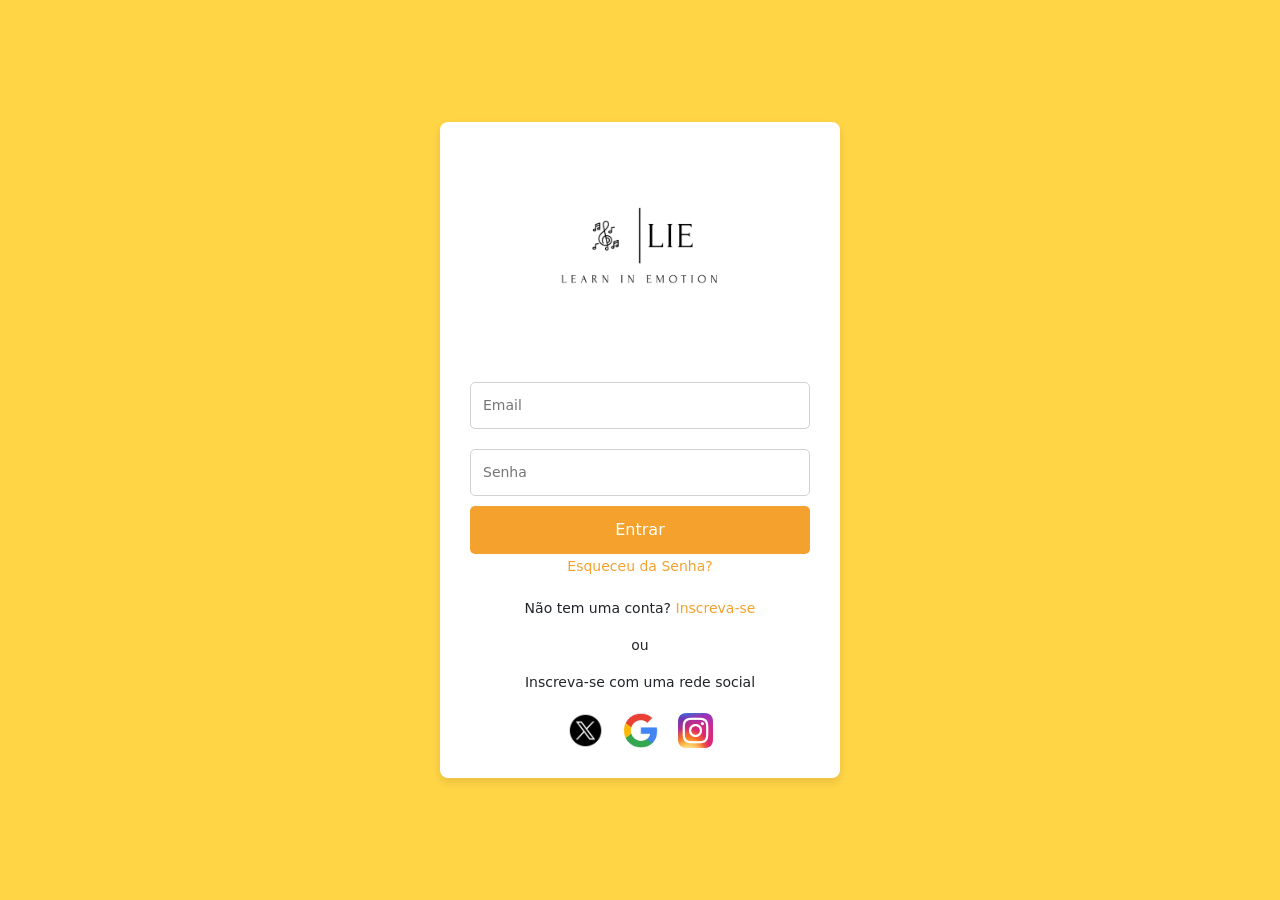
<file: index.html>
<!DOCTYPE html>
<html lang="pt-br">
<head>
    <meta charset="UTF-8">
    <meta name="viewport" content="width=device-width, initial-scale=1.0">
    <title>Login - Learn In Emotion</title>
    <link rel="stylesheet" href="CSS/login.css">
  <link href="https://cdn.jsdelivr.net/npm/bootstrap@5.3.2/dist/css/bootstrap.min.css" rel="stylesheet">
  <style>
  .login-card {
    max-width: 400px;
    margin: 50px auto;
    text-align: center;
}
.form-control, .btn {
    border-radius: 20px;
}

    .btn-custom {
      background-color: #b14b5d;
      color: white;
    }

    .btn-custom:hover {
      background-color: #99384a;
    }

    .modal-content {
      background-color: #b14b5d;
      color: white;
      border-radius: 15px;
    }

    .modal-content input {
      border-radius: 10px;
    }

    .social-icons img {
      width: 40px;
      margin: 0 10px;
      cursor: pointer;
    }
  </style>
</head>

<body>
    <div class="login-container">
        <!-- Logo -->
        <div class="logo">
            <img src="Imagens/Logo.png" alt="Logo LIE">
        </div>

        <!-- Formulário de login -->
        <form action="home.html" method="POST">
            <input type="email" name="username" placeholder="Email" class="input-field" required><br>
            <input type="password" name="password" placeholder="Senha" class="input-field" required><br>
            <button type="submit" class="login-btn">Entrar</button>
        </form>

        <!-- Link para recuperação de senha -->
        <div>
            <a href="#" class="forgot-password">Esqueceu da Senha?</a>
        </div>

        <!-- Texto de cadastro -->
        <div class="signup-text">
    <p>Não tem uma conta? 
    <a href="#" data-bs-toggle="modal" data-bs-target="#cadastroModal">Inscreva-se</a>
    </p>
            <p>ou</p>
            <p>Inscreva-se com uma rede social</p>
        </div>

        <!-- Botões de redes sociais -->
        <div class="social-buttons">
            <a href="#"><img src="Imagens/Twitter.png" alt="Twitter"></a>
            <a href="#"><img src="Imagens/Google.png" alt="Google"></a>
            <a href="#"><img src="Imagens/Instagram.png" alt="Instagram"></a>
        </div>
    </div>
         <!-- Modal de Cadastro -->
  <div class="modal fade" id="cadastroModal" tabindex="-1" aria-labelledby="cadastroModalLabel" aria-hidden="true">
    <div class="modal-dialog modal-dialog-centered">
      <div class="modal-content p-4">
        <h5 class="text-center mb-3">Criar Conta</h5>
        <form action="processar_cadastro.php" method="POST">
          <input type="text" id="nome" name="usuario_nome" class="form-control mb-2" placeholder="Nome Completo" required>
          <input type="email" id="email" name="usuario_email" class="form-control mb-2" placeholder="E-mail" required>
          <div class="row">
            <div class="col">
              <input type="password" id="senha" name="usuario_senha" class="form-control mb-2" placeholder="Senha" required>
            </div>
          </div>
          <div class="row mb-2">
            <div class="col">
              <input type="date" id="data_nasc" name="data_nasc" class="form-control" placeholder="Data de Nascimento">
            </div>
          </div>
          <div class="form-check text-start mb-3">
            <input class="form-check-input" type="checkbox" id="termos" required>
            <label class="form-check-label" for="termos">
              Li e aceito os termos de uso do Learn In Emotion
            </label>
          </div>
          <button type="submit" class="btn btn-light w-100 mb-2" href="#">Enviar Cadastro</button>
          <p class="text-center">
            <a href="#" class="text-white" data-bs-dismiss="modal">Ou Acesse Sua Conta</a>
          </p>
        </form>
      </div>
    </div>
  </div>
</body>
  <script src="https://cdn.jsdelivr.net/npm/bootstrap@5.3.2/dist/js/bootstrap.bundle.min.js"></script>
</html>
</file>
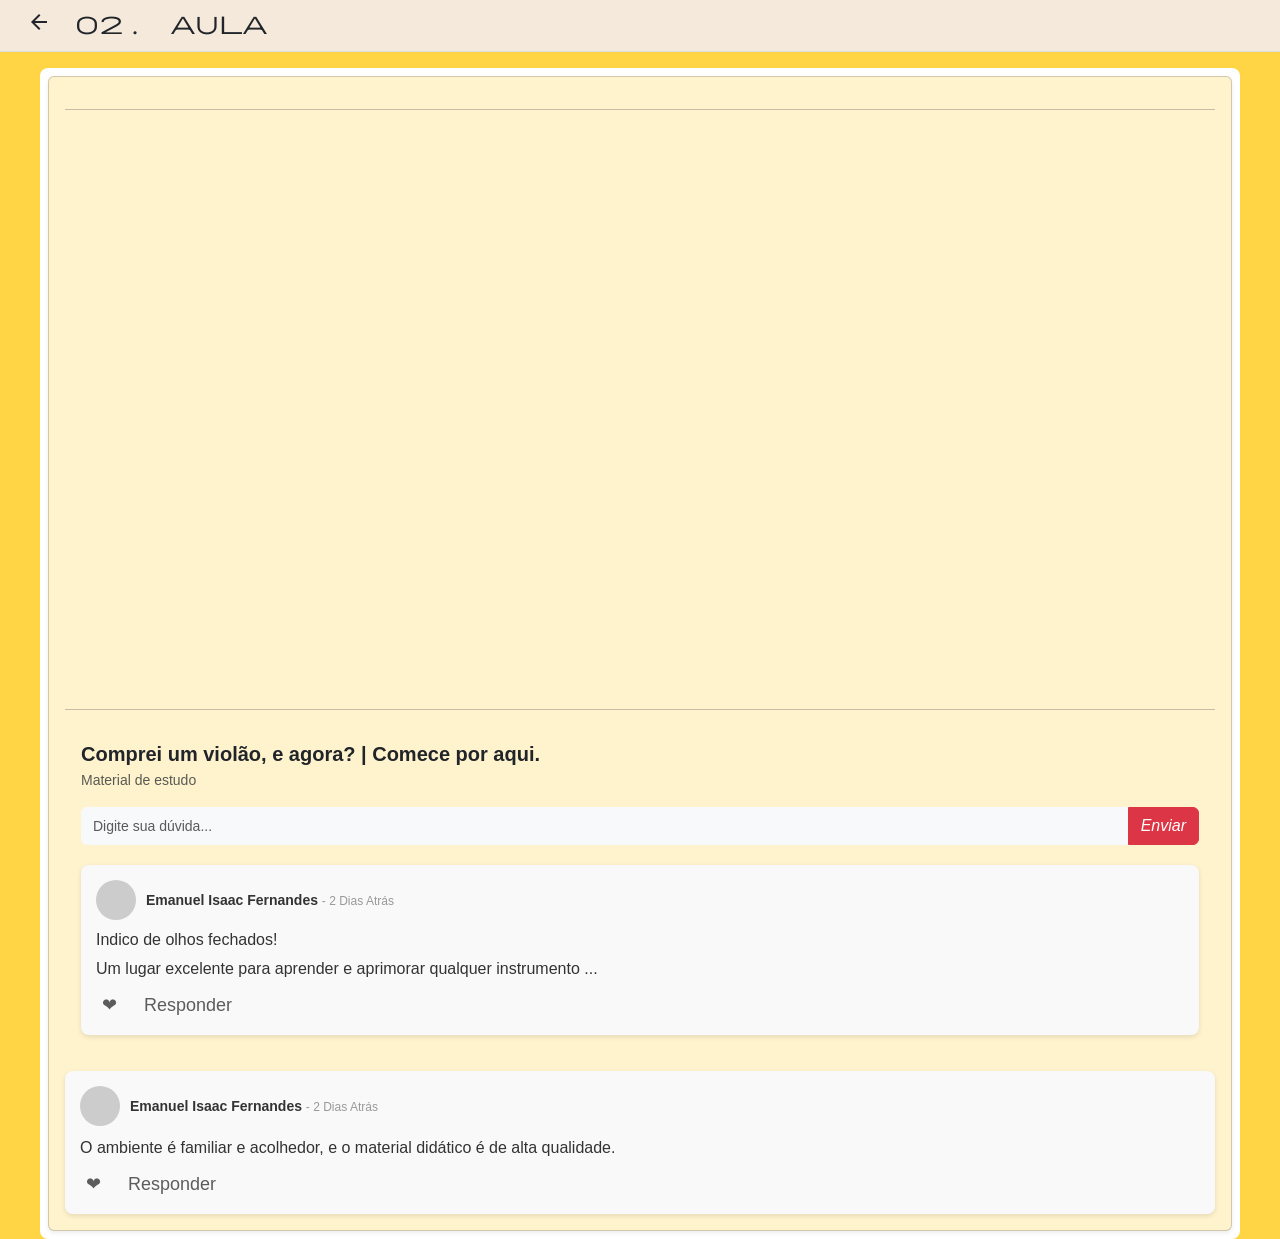
<file: aulas.html>
<!DOCTYPE html>
<html lang="pt-br">
<head>
    <meta charset="UTF-8">
    <meta name="viewport" content="width=device-width, initial-scale=1.0">
    <title>Home - LIE</title>

    <!-- Bootstrap CSS -->
    <link href="https://cdn.jsdelivr.net/npm/bootstrap@5.0.2/dist/css/bootstrap.min.css" rel="stylesheet" integrity="sha384-EVSTQN3/azprG1Anm3QDgpJLIm9Nao0Yz1ztcQTwFspd3yD65VohhpuuCOmLASjC" crossorigin="anonymous">
    
    <link rel="stylesheet" href="https://fonts.googleapis.com/css2?family=Material+Symbols+Outlined:opsz,wght,FILL,GRAD@20..48,100..700,0..1,-50..200&icon_names=arrow_back" />

    <style>
        /* ======== ESTILO GERAL ======== */
        body {
            background-color: #ffd445;
            margin: 0;
            padding: 0;
            font-family: 'Segoe UI', sans-serif;
        }

        /* Container principal da página */
        #aula-container {
            max-width: 1200px;
            margin: 0 auto;
            background-color: #fff;
            border-radius: 8px;
        }

        /* icone de voltar */
        .material-symbols-outlined {
          font-variation-settings:
          'FILL' 0,
          'wght' 400,
          'GRAD' 0,
          'opsz' 24
        }

        /* Ajusta imagens de topo de cartões */
        .card-img-top {
            max-height: 150px;
            object-fit: cover;
        }

        /* Cor dos placeholders de inputs */
        input::placeholder,
        textarea::placeholder {
            color: #E0CCBA;
        }

        textarea {
            resize: none;
        }

        /* Navbar personalizada */
        .custom-navbar {
            background-color: #f5e9dc;
            padding: 10px 15px;
            border-bottom: 1px solid #ddd;
        }

        .navbar-title {
            font-weight: 600;
            font-size: 16px;
        }

        /* ======== ESTILO PARA TELAS MAIORES ======== */
        @media (min-width: 768px) {
            #aula-container {
                margin-top: 40px;
                padding: 20px;
            }

            .navbar-title {
                font-size: 18px;
            }

            .card-title {
                font-size: 20px;
            }

            .card-subtitle {
                font-size: 14px;
            }

            .input-group input {
                background-color: #ba4d6c;
                font-size: 16px;
            }

            textarea {
                font-size: 15px;
            }
        }

        /* ======== ESTILO DOS COMENTÁRIOS ======== */
        .comentario {
            margin-top: 20px;
            padding: 15px;
            background-color: #f9f9f9;
            border-radius: 8px;
            box-shadow: 0 2px 5px rgba(0, 0, 0, 0.1);
        }

        .usuario {
            display: flex;
            align-items: center;
            margin-bottom: 10px;
        }

        /* Avatar genérico */
        .avatar {
            width: 40px;
            height: 40px;
            background-color: #ccc;
            border-radius: 50%;
            margin-right: 10px;
        }

        .info {
            font-size: 14px;
        }

        .nome {
            font-weight: bold;
            color: #333;
        }

        .data {
            font-size: 12px;
            color: #999;
        }

        .texto {
            color: #333;
            margin-bottom: 10px;
        }

        /* Container dos botões de ação (curtir e responder) */
        .acoes {
            display: flex;
            justify-content: flex-start;
        }

        /* Botões de curtir e responder */
        .curtir,
        .responder {
            background-color: transparent; /* Fundo transparente */
            border: none;                 /* Sem borda */
            color: #5c5c5c;               /* Azul padrão */
            font-size: 18px;
            cursor: pointer;
            margin-right: 15px;
            transition: color 0.2s;       /* Transição suave na cor */
        }

        /* Quando o botão curtir está ativado */
        .curtir.curtido {
            color: red; /* Fica vermelho */
        }

        .curtir:hover,
        .responder:hover {
            text-decoration: underline;
        }

        /* Inputs do campo de dúvidas */
        .input-group input {
            background-color: #fff;
            font-size: 14px;
        }
    </style>
</head>
<body>

    <!-- ======== NAVBAR SUPERIOR ======== -->
    <nav class="navbar navbar-light custom-navbar">
    <div class="container-fluid">
        <a href="home.html" class="text-decoration-none text-dark">
        <span class="material-symbols-outlined">arrow_back  02. Aula </span>
        </a>
    </div>
    </nav>


    <!-- ======== CONTEÚDO PRINCIPAL ======== -->
    <div class="container mt-3 p-2" id="aula-container">
        <div class="card bg-warning-subtle p-3 shadow-sm">
            <hr>

            <!-- Vídeo incorporado do YouTube (pode ser substituído por outro link se desejar) -->
            <center>
                <iframe width="1100" height="560" src="https://www.youtube.com/embed/wphN0JdaMKo?si=7IRjMoB5tqEpQq2C" title="YouTube video player" frameborder="0" allow="accelerometer; autoplay; clipboard-write; encrypted-media; gyroscope; picture-in-picture; web-share" referrerpolicy="strict-origin-when-cross-origin" allowfullscreen></iframe>
            </center>
            <hr>

            <div class="card-body ">
                <!-- Título e subtítulo da aula -->
                <h5 class="card-title fw-semibold">Comprei um violão, e agora? | Comece por aqui. </h5>
                <p class="card-subtitle text-muted small">Material de estudo</p>

                <!-- Campo de dúvidas com botão de envio (sem funcionalidade real ainda) -->
                <div class="input-group mt-3">
                    <input type="text" class="form-control bg-light border-0" placeholder="Digite sua dúvida..." />
                    <button class="btn btn-danger" type="button"><i class="bi bi-image">Enviar</i></button>
                </div>

                <!-- Um exemplo de comentário abaixo do vídeo -->
                <div class="comentario">
                    <div class="usuario">
                        <div class="avatar"></div>
                        <div class="info">
                            <span class="nome">Emanuel Isaac Fernandes</span>
                            <span class="data">- 2 Dias Atrás</span>
                        </div>
                    </div>

                    <div class="texto">
                      <h6>Indico de olhos fechados! </h6>
                      Um lugar excelente para aprender e aprimorar qualquer instrumento ...
                    </div>

                    <div class="acoes">
                        <!-- Botão curtir com coração -->
                        <button class="curtir">❤</button>
                        <!-- Botão responder (poderia abrir uma caixa de texto futuramente) -->
                        <button class="responder">Responder</button>
                    </div>
                </div>
            </div>
                <!-- Um exemplo de comentário abaixo do vídeo -->
                <div class="comentario">
                    <div class="usuario">
                        <div class="avatar"></div>
                        <div class="info">
                            <span class="nome">Emanuel Isaac Fernandes</span>
                            <span class="data">- 2 Dias Atrás</span>
                        </div>
                    </div>

                    <div class="texto">
                      O ambiente é familiar e acolhedor, e o material didático é de alta qualidade.
                    </div>

                    <div class="acoes">
                        <!-- Botão curtir com coração -->
                        <button class="curtir">❤</button>
                        <!-- Botão responder (poderia abrir uma caixa de texto futuramente) -->
                        <button class="responder">Responder</button>
                    </div>
                </div>
            </div>
        </div>
    </div>

    <!-- ======== SCRIPT: FUNÇÃO DO BOTÃO CURTIR ======== -->
    <script>
        // Seleciona todos os botões de curtir na página
        document.querySelectorAll('.curtir').forEach(botao => {

            // Adiciona um evento de clique em cada botão
            botao.addEventListener('click', () => {
                // Alterna a classe 'curtido' (ativa/desativa a cor vermelha)
                botao.classList.toggle('curtido');
                
                // Exibe no console o estado atual do botão (curtido ou não)
                console.log(botao.classList.contains('curtido') ? 'Botão curtido!' : 'Curtida removida!');
            });
        });
    </script>

    <!-- Bootstrap JS (necessário para alguns componentes interativos) -->
    <script src="https://cdn.jsdelivr.net/npm/bootstrap@5.0.2/dist/js/bootstrap.bundle.min.js" integrity="sha384-MrcW6ZMFYlzcLA8Nl+NtUVF0sA7MsXsP1UyJoMp4YLEuNSfAP+JcXn/tWtIaxVXM" crossorigin="anonymous"></script>
</body>
</html>
</file>
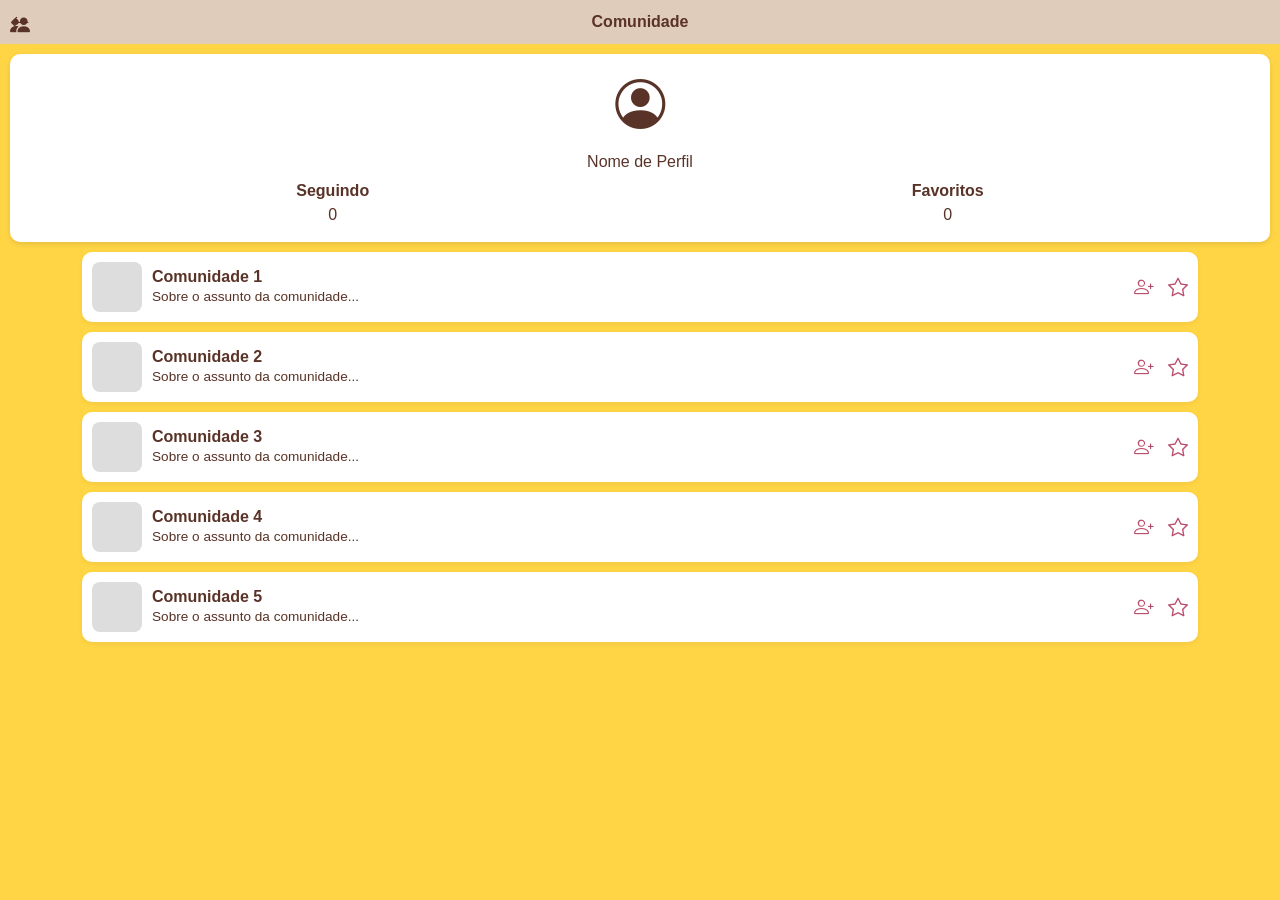
<file: comunidade.html>
<!DOCTYPE html>
<html lang="pt-br">
<head>
<meta charset="UTF-8">
<meta name="viewport" content="width=device-width, initial-scale=1.0">
<title>Comunidade</title>
<link href="https://cdn.jsdelivr.net/npm/bootstrap@5.3.2/dist/css/bootstrap.min.css" rel="stylesheet">
<style>
    body {
    background-color: #FFD445;
    font-family: 'Segoe UI', sans-serif;
    color: #593327;
    }

    header {
    background-color: #e0ccba;
    padding: 10px;
    text-align: center;
    font-weight: 600;
    display: flex;
    align-items: center;
    justify-content: center;
    position: relative;
    color: #593327;
    }

    header i {
    position: absolute;
    left: 10px;
    font-size: 20px;
    cursor: pointer;
    color: #593327;
    }

    .profile-card {
    background-color: #fff;
    border-radius: 10px;
    padding: 15px;
    margin: 10px;
    text-align: center;
    box-shadow: 0 2px 5px rgba(0,0,0,0.1);
    color: #593327;
    }

    .profile-icon {
    font-size: 50px;
    color: #593327;
    }

    .community-card {
    background-color: #fff;
    border-radius: 10px;
    margin: 10px 0;
    padding: 10px;
    display: flex;
    align-items: center;
    box-shadow: 0 2px 5px rgba(0,0,0,0.05);
    color: #593327;
    }

    .community-img {
    width: 50px;
    height: 50px;
    background-color: #ddd;
    border-radius: 8px;
    margin-right: 10px;
    }

    .community-info {
    flex-grow: 1;
    }

    .community-info h6 {
    margin: 0;
    font-weight: 600;
    color: #593327;
    }

    .community-info p {
    margin: 0;
    font-size: 0.85rem;
    color: #593327;
    }

    .community-icons {
    color: #ba4d6c;
    font-size: 20px;
    cursor: pointer;
    }
</style>
</head>
<body>

<!-- Cabeçalho -->
<header>
    <i class="bi bi-arrow-left"></i>
    <span><i class="bi bi-people-fill"></i> Comunidade</span>
</header>

<!-- Perfil -->
<section class="profile-card">
    <div class="profile-icon mb-2"><i class="bi bi-person-circle"></i></div>
    <h6>Nome de Perfil</h6>
    <div class="d-flex justify-content-around mt-2">
    <div>
        <strong>Seguindo</strong><br>0
    </div>
    <div>
        <strong>Favoritos</strong><br>0
    </div>
    </div>
</section>

<!-- Lista de Comunidades -->
<div class="container">
    <div class="community-card">
    <div class="community-img"></div>
    <div class="community-info">
        <h6>Comunidade 1</h6>
        <p>Sobre o assunto da comunidade...</p>
    </div>
    <div class="community-icons">
        <i class="bi bi-person-plus"></i>
        <i class="bi bi-star ms-2"></i>
    </div>
    </div>

    <div class="community-card">
    <div class="community-img"></div>
    <div class="community-info">
        <h6>Comunidade 2</h6>
        <p>Sobre o assunto da comunidade...</p>
    </div>
    <div class="community-icons">
        <i class="bi bi-person-plus"></i>
        <i class="bi bi-star ms-2"></i>
    </div>
    </div>

    <div class="community-card">
    <div class="community-img"></div>
    <div class="community-info">
        <h6>Comunidade 3</h6>
        <p>Sobre o assunto da comunidade...</p>
    </div>
    <div class="community-icons">
        <i class="bi bi-person-plus"></i>
        <i class="bi bi-star ms-2"></i>
    </div>
    </div>

    <div class="community-card">
    <div class="community-img"></div>
    <div class="community-info">
        <h6>Comunidade 4</h6>
        <p>Sobre o assunto da comunidade...</p>
    </div>
    <div class="community-icons">
        <i class="bi bi-person-plus"></i>
        <i class="bi bi-star ms-2"></i>
    </div>
    </div>

    <div class="community-card">
    <div class="community-img"></div>
    <div class="community-info">
        <h6>Comunidade 5</h6>
        <p>Sobre o assunto da comunidade...</p>
    </div>
    <div class="community-icons">
        <i class="bi bi-person-plus"></i>
        <i class="bi bi-star ms-2"></i>
    </div>
    </div>
</div>

<script src="https://cdn.jsdelivr.net/npm/bootstrap@5.3.2/dist/js/bootstrap.bundle.min.js"></script>
<link href="https://cdn.jsdelivr.net/npm/bootstrap-icons@1.11.1/font/bootstrap-icons.css" rel="stylesheet">
</body>
</html>
</file>
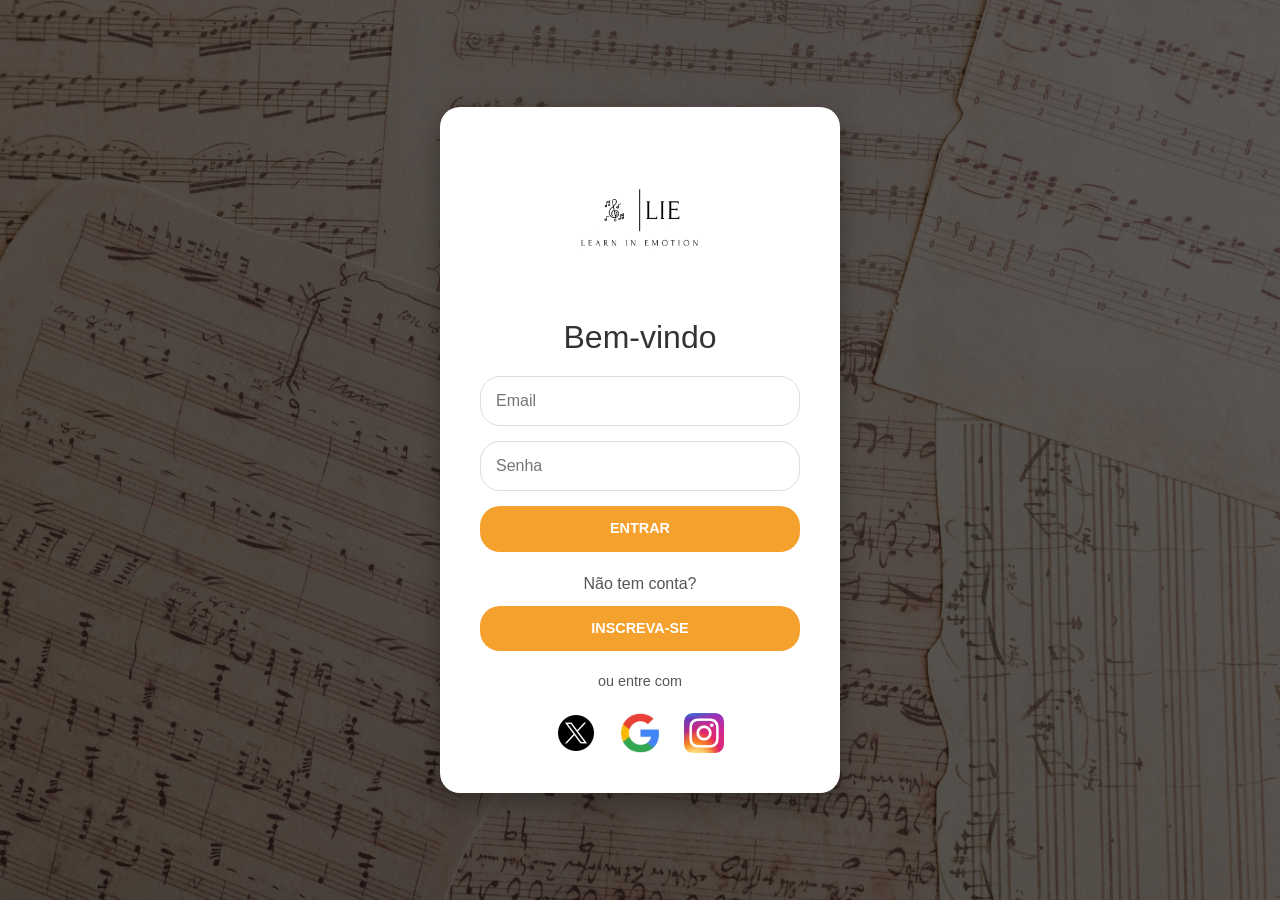
<file: login.html>
<!DOCTYPE html>
<html lang="pt-br">
<head>
    <meta charset="UTF-8">
    <meta name="viewport" content="width=device-width, initial-scale=1.0">
    <title>Login - Learn In Emotion</title>
    <!-- Bootstrap CSS -->
    <link href="https://cdn.jsdelivr.net/npm/bootstrap@5.3.2/dist/css/bootstrap.min.css" rel="stylesheet">
    <link rel="stylesheet" href="https://cdnjs.cloudflare.com/ajax/libs/font-awesome/6.0.0-beta3/css/all.min.css">
    
    <style>
        /* Configuração do Fundo com Imagem */
        body {
            /* Imagem de fundo cobrindo toda a tela */
            background: url('Imagens/Fundo.png') no-repeat center center fixed;
            background-size: cover;
            font-family: 'Segoe UI', Tahoma, Geneva, Verdana, sans-serif;
            height: 100vh;
            display: flex;
            align-items: center;
            justify-content: center;
            margin: 0;
            position: relative;
        }

        /* Máscara escura para destacar o conteúdo sobre a imagem */
        body::before {
            content: "";
            position: absolute;
            top: 0; left: 0; width: 100%; height: 100%;
            background-color: rgba(0, 0, 0, 0.6);
            z-index: -1;
        }

        /* Container do Login */
        .login-container {
            background-color: white;
            padding: 40px;
            border-radius: 20px;
            box-shadow: 0 10px 25px rgba(0,0,0,0.3);
            text-align: center;
            width: 100%;
            max-width: 400px;
        }

        .logo img {
            max-width: 150px;
            margin-bottom: 20px;
        }

        /* Campos de Entrada */
        .input-field {
            width: 100%;
            padding: 12px 15px;
            margin-bottom: 15px;
            border: 1px solid #ddd;
            border-radius: 20px;
            box-sizing: border-box;
            outline: none;
        }

        .input-field:focus {
            border-color: #F4A22D;
            box-shadow: 0 0 5px rgba(244, 162, 45, 0.5);
        }

        /* Botões Principais (Entrar, Inscreva-se, Enviar Cadastro) */
        .login-btn {
            background-color: #F4A22D;
            color: white;
            border: none;
            padding: 12px;
            border-radius: 20px;
            width: 100%;
            font-weight: bold;
            cursor: pointer;
            transition: background 0.3s;
            text-transform: uppercase;
            font-size: 0.9rem;
        }

        .login-btn:hover {
            background-color: #d6891f;
        }

        /* Links e Textos */
        .signup-text {
            margin-top: 20px;
            color: #555;
        }
        
        .signup-text a {
            text-decoration: none;
        }

        .social-buttons {
            margin-top: 20px;
        }

        .social-buttons img {
            width: 40px;
            margin: 0 10px;
            cursor: pointer;
            transition: transform 0.2s;
        }

        .social-buttons img:hover {
            transform: scale(1.1);
        }

        /* Modal Personalizado */
        .modal-content {
            border-radius: 20px;
            border: none;
        }
        
        .modal-header {
            border-bottom: none;
        }

        .form-control {
            border-radius: 20px;
            padding: 10px 15px;
        }
        
        /* Ajuste para o botão dentro do modal ser igual aos outros */
        .btn-modal-custom {
            background-color: #F4A22D;
            color: white;
            border-radius: 20px;
            font-weight: bold;
            border: none;
        }
        .btn-modal-custom:hover {
            background-color: #d6891f;
            color: white;
        }
        
        a { color: #F4A22D; text-decoration: none; }
    </style>
</head>

<body>
    <div class="login-container">
        <div class="logo">
            <!-- Caso não tenha a imagem logo.png, o alt será exibido. Se tiver a imagem, ela aparecerá. -->
            <img src="Imagens/Logo.png" alt="Logo LIE"> 
            <h2 style="color: #333; margin-bottom: 20px;">Bem-vindo</h2>
        </div>

        <form action="PHP/auth.php" method="POST">
            <input type="email" name="username" placeholder="Email" class="input-field" required>
            <input type="password" name="password" placeholder="Senha" class="input-field" required>
            <button type="submit" class="login-btn">Entrar</button>
        </form>

        <div class="signup-text">
            <p style="margin-bottom: 10px;">Não tem conta?</p>
            <a href="#" data-bs-toggle="modal" data-bs-target="#cadastroModal">
                <button type="button" class="login-btn">Inscreva-se</button>
            </a>
            
            <p style="margin-top: 20px; font-size: 0.9rem;">ou entre com</p>
        </div>

        <div class="social-buttons">
            <!-- Alterado onclick para abrir o modal de contato -->
            <a href="#" data-bs-toggle="modal" data-bs-target="#contactModal">
                <img src="Imagens/Twitter.png" alt="Twitter" onerror="this.style.display='none'; this.parentElement.innerHTML='<i class=\'fab fa-twitter fa-2x\' style=\'color:#F4A22D; margin:0 10px;\'></i>'">
            </a>
            <a href="#" data-bs-toggle="modal" data-bs-target="#contactModal">
                <img src="Imagens/Google.png" alt="Google" onerror="this.style.display='none'; this.parentElement.innerHTML='<i class=\'fab fa-google fa-2x\' style=\'color:#F4A22D; margin:0 10px;\'></i>'">
            </a>
            <a href="#" data-bs-toggle="modal" data-bs-target="#contactModal">
                <img src="Imagens/Instagram.png" alt="Instagram" onerror="this.style.display='none'; this.parentElement.innerHTML='<i class=\'fab fa-instagram fa-2x\' style=\'color:#F4A22D; margin:0 10px;\'></i>'">
            </a>
        </div>
    </div>

    <!-- Modal de Cadastro -->
    <div class="modal fade" id="cadastroModal" tabindex="-1" aria-labelledby="cadastroModalLabel" aria-hidden="true">
        <div class="modal-dialog modal-dialog-centered">
            <div class="modal-content p-4">
                <h5 class="text-center mb-3 fw-bold" style="color: #333;">Criar Conta</h5>
                <form action="PHP/processa_cadastro.php" method="POST">
                    <input type="text" id="nome" name="usuario_nome" class="form-control mb-3" placeholder="Nome Completo" required>
                    <input type="email" id="email" name="usuario_email" class="form-control mb-3" placeholder="E-mail" required>
                    
                    <div class="row">
                        <div class="col">
                            <input type="password" id="senha" name="usuario_senha" class="form-control mb-3" placeholder="Senha" required>
                        </div>
                    </div>
                    
                    <div class="row mb-3">
                        <div class="col">
                            <input type="date" id="data_nasc" name="data_nasc" class="form-control" placeholder="Data de Nascimento" required>
                        </div>
                    </div>
                    
                    <div class="form-check text-start mb-3">
                        <input class="form-check-input" type="checkbox" id="termos" required>
                        <label class="form-check-label small text-muted" for="termos">
                            Li e aceito os <a href="#" data-bs-toggle="modal" data-bs-target="#termosModal" style="text-decoration: underline;">termos de uso</a> do Learn In Emotion
                        </label>
                    </div>
                    
                    <!-- Botão com mesmo estilo do Entrar -->
                    <button type="submit" class="login-btn mb-2">Enviar Cadastro</button>
                    
                    <p class="text-center mt-2">
                        <a href="#" class="small fw-bold" data-bs-dismiss="modal" style="color: #F4A22D;">Ou Acesse Sua Conta</a>
                    </p>
                </form>
            </div>
        </div>
    </div>

    <!-- Modal de Termos de Uso (NOVO) -->
    <div class="modal fade" id="termosModal" tabindex="-1" aria-hidden="true">
        <div class="modal-dialog modal-dialog-centered modal-dialog-scrollable">
            <div class="modal-content p-3">
                <div class="modal-header border-bottom">
                    <h5 class="modal-title fw-bold" style="color: #333;">Termos de Uso</h5>
                    <!-- Botão X fecha o modal de termos e volta para o cadastro -->
                    <button type="button" class="btn-close" data-bs-dismiss="modal" aria-label="Close"></button>
                </div>
                <div class="modal-body text-start" style="max-height: 300px; overflow-y: auto;">
                    <p>Lorem ipsum dolor sit amet, consectetur adipiscing elit. Sed do eiusmod tempor incididunt ut labore et dolore magna aliqua. Ut enim ad minim veniam, quis nostrud exercitation ullamco laboris nisi ut aliquip ex ea commodo consequat.</p>
                    <p>Duis aute irure dolor in reprehenderit in voluptate velit esse cillum dolore eu fugiat nulla pariatur. Excepteur sint occaecat cupidatat non proident, sunt in culpa qui officia deserunt mollit anim id est laborum.</p>
                    <p>Curabitur pretium tincidunt lacus. Nulla gravida orci a odio. Nullam varius, turpis et commodo pharetra, est eros bibendum elit, nec luctus magna felis sollicitudin mauris. Integer in mauris eu nibh euismod gravida.</p>
                    <p>Duis ac tellus et risus vulputate vehicula. Donec lobortis risus a elit. Etiam tempor. Ut ullamcorper, ligula eu tempor congue, eros est euismod turpis, id tincidunt sapien risus a quam. Maecenas fermentum consequat mi. Donec fermentum. Pellentesque malesuada nulla a mi. Duis sapien sem, aliquet nec, commodo eget, consequat quis, neque.</p>
                </div>
                <div class="modal-footer border-top-0 justify-content-center">
                    <button type="button" class="login-btn py-2 w-50" data-bs-toggle="modal" data-bs-target="#cadastroModal">Voltar</button>
                </div>
            </div>
        </div>
    </div>

    <!-- Modal de Contato Indisponível -->
    <div class="modal fade" id="contactModal" tabindex="-1" aria-hidden="true">
        <div class="modal-dialog modal-dialog-centered">
            <div class="modal-content p-4 text-center">
                <div class="mb-3">
                    <i class="fas fa-exclamation-circle fa-3x" style="color: #F4A22D;"></i>
                </div>
                <h5 class="fw-bold mb-2" style="color: #333;">Aviso</h5>
                <p class="text-muted">Contato indisponível</p>
                <button type="button" class="login-btn w-50 mx-auto mt-2" data-bs-dismiss="modal">Fechar</button>
            </div>
        </div>
    </div>

    <script src="https://cdn.jsdelivr.net/npm/bootstrap@5.3.2/dist/js/bootstrap.bundle.min.js"></script>
</body>
</html>
</file>
<file: CSS/login.css>
body {
            font-family: Arial, sans-serif;
            background-color: #FFD445 !important;
            /* Amarelo */
            margin: 0;
            padding: 0;
            display: flex;
            justify-content: center;
            align-items: center;
            height: 100vh;
        }

        /* Container do formulário de login */
        .login-container {
            background-color: white;
            width: 100%;
            max-width: 400px;
            padding: 30px;
            border-radius: 8px;
            box-shadow: 0 4px 8px rgba(0, 0, 0, 0.1);
            text-align: center;
        }

        /* Logo */
        .logo {
            margin-bottom: 20px;
        }

        .logo img {
            width: 200px;
        }

        .input-field {
            width: 100%;
            padding: 12px;
            margin: 10px 0;
            border-radius: 5px;
            border: 1px solid #d1d1d1;
            font-size: 14px;
        }

        .login-btn {
            width: 100%;
            padding: 12px;
            background-color: #F4A22D;
            color: white;
            border: none;
            border-radius: 5px;
            font-size: 16px;
            cursor: pointer;
        }

        .login-btn:hover {
            background-color: #7a1d4a;
        }

        .forgot-password {
            font-size: 14px;
            color: #F4A22D;
            text-decoration: none;
        }

        .forgot-password:hover {
            text-decoration: underline;
        }

        /* Texto para inscrição */
        .signup-text {
            margin-top: 20px;
            font-size: 14px;
        }

        .signup-text a {
            color: #F4A22D;
            text-decoration: none;
        }

        .signup-text a:hover {
            text-decoration: underline;
        }

        /* Estilo para os botões de redes sociais */
        .social-buttons {
            display: flex;
            justify-content: center;
            margin-top: 20px;
        }

        .social-buttons a {
            margin: 0 10px;
        }

        .social-buttons img {
            width: 35px;
            /* Tamanho dos ícones das redes sociais */
        }
</file>
